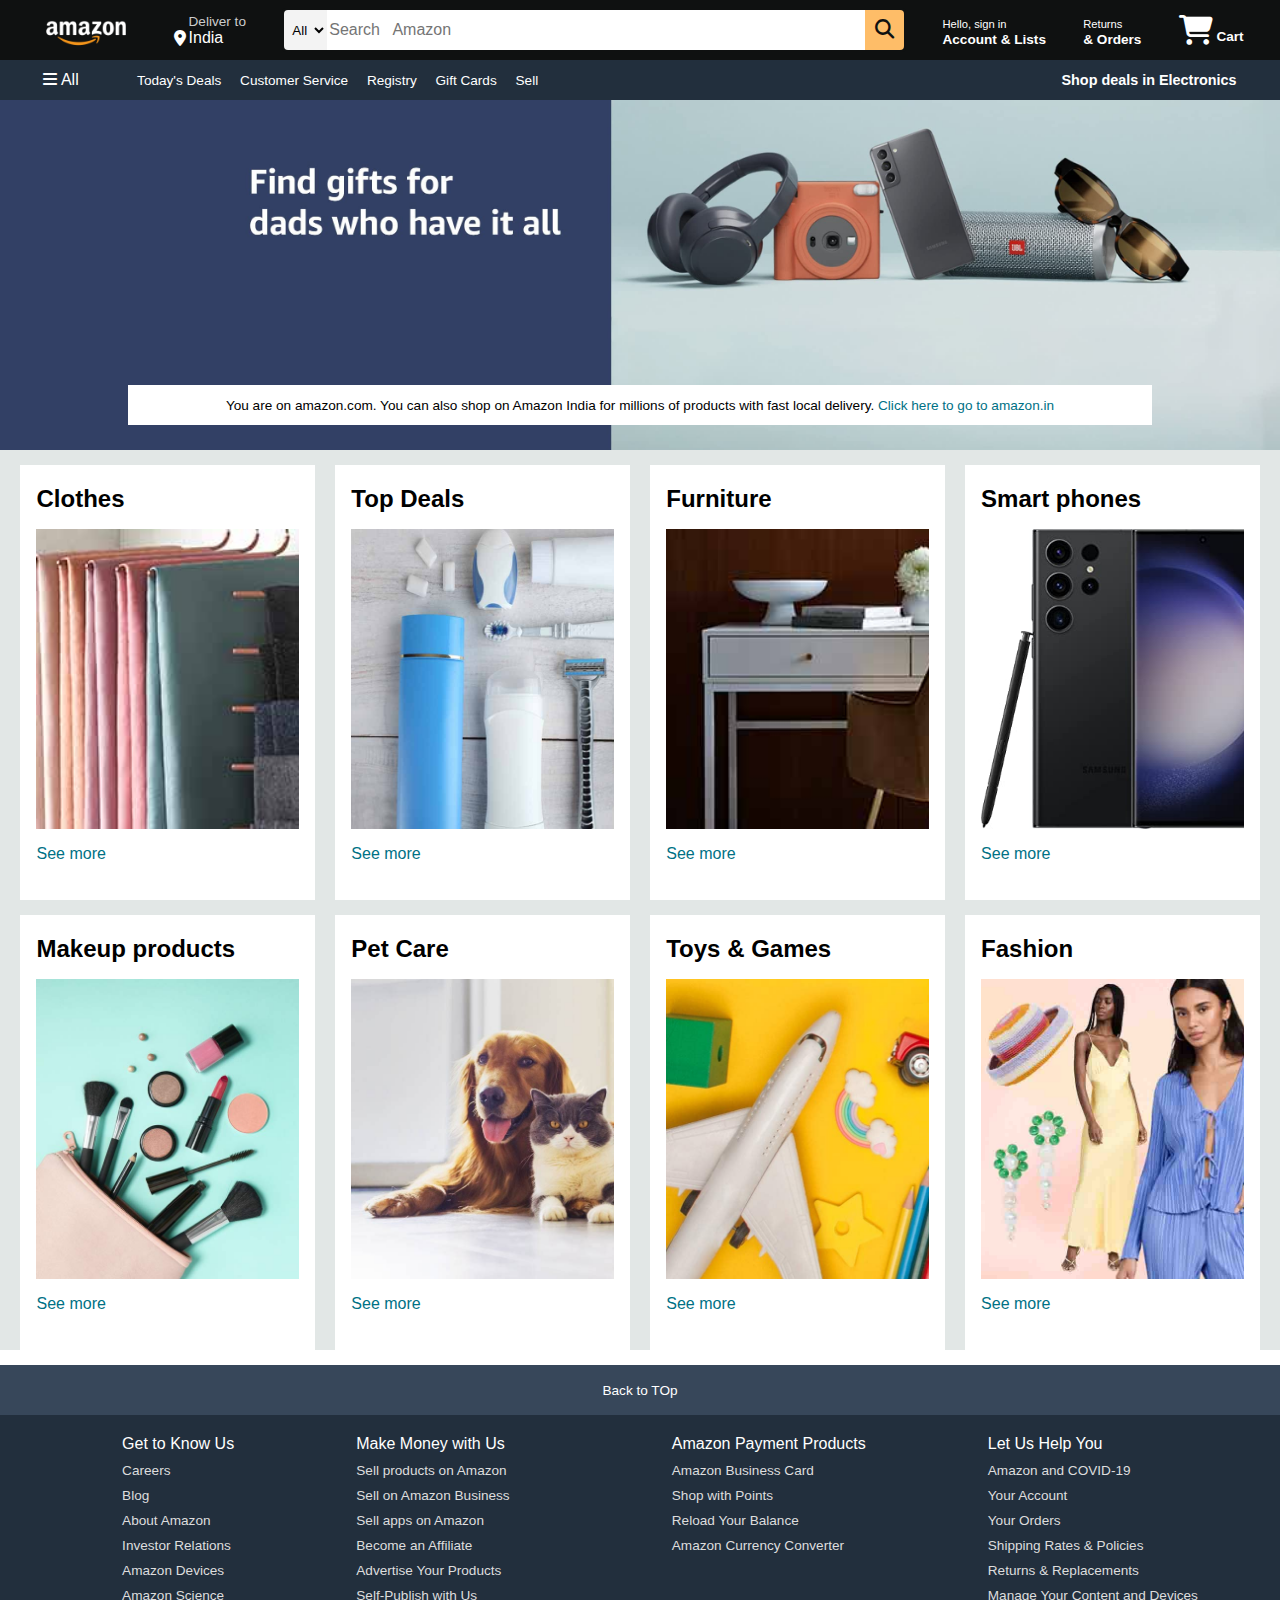
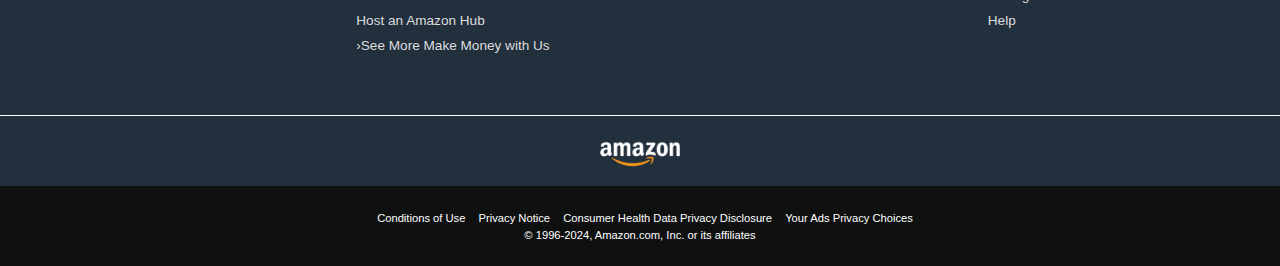
<file: Amazon clone/index.html>
<!DOCTYPE html>
<html lang="en">
  <head>
    <meta charset="UTF-8" />
    <meta name="viewport" content="width=device-width, initial-scale=1.0" />
    <title>Amazon</title>
    <link
      rel="stylesheet"
      href="https://cdnjs.cloudflare.com/ajax/libs/font-awesome/6.7.2/css/all.min.css"
      integrity="sha512-Evv84Mr4kqVGRNSgIGL/F/aIDqQb7xQ2vcrdIwxfjThSH8CSR7PBEakCr51Ck+w+/U6swU2Im1vVX0SVk9ABhg=="
      crossorigin="anonymous"
      referrerpolicy="no-referrer"
    />
    <link rel="stylesheet" href="style.css" />
  </head>
  <body>
    <header>
      <div class="navbar">
        <div class="nav-logo border">
          <div class="logo"></div>
        </div>

        <div class="nav-address border">
          <p class="add-first">Deliver to</p>
          <div class="add-icon">
            <i class="fa-solid fa-location-dot"></i>
            <p class="add-second">India</p>
          </div>
        </div>

        <div class="nav-search">
          <select class="search-select">
            <option>All</option>
          </select>
          <input class="search-input" placeholder="Search   Amazon" />
          <div class="search-icon">
            <i class="fa-solid fa-magnifying-glass"></i>
          </div>
        </div>

        <div class="nav-signin border">
          <p><span>Hello, sign in</span></p>
          <p class="nav-second">Account & Lists</p>
        </div>

        <div class="nav-return border">
          <p><span>Returns</span></p>
          <p class="nav-second">& Orders</p>
        </div>

        <div class="nav-cart border">
          <i class="fa-solid fa-cart-shopping"></i>
          Cart
        </div>
      </div>

      <div class="panel">
        <div class="panel-all">
          <i class="fa-solid fa-bars"></i>
          All
        </div>
        <div class="panel-ops">
          <p>Today's Deals</p>
          <p>Customer Service</p>
          <p>Registry</p>
          <p>Gift Cards</p>
          <p>Sell</p>
        </div>
        <div class="panel-deals">Shop deals in Electronics</div>
      </div>
    </header>

    <div class="hero-section">
      <div class="hero-msg">
        <p>
          You are on amazon.com. You can also shop on Amazon India for millions
          of products with fast local delivery.
          <a href="amazon.in">Click here to go to amazon.in</a>
        </p>
      </div>
    </div>

    <div class="shop-section">
      <div class="box">
        <div class="box-content">
          <h2>Clothes</h2>
          <div
            class="box-img"
            style="background-image: url('box1_image.jpg')"
          ></div>
          <p>See more</p>
        </div>
      </div>

      <div class="box">
        <div class="box-content">
          <h2>Top Deals</h2>
          <div
            class="box-img"
            style="background-image: url('box2_image.jpg')"
          ></div>
          <p>See more</p>
        </div>
      </div>

      <div class="box">
        <div class="box-content">
          <h2>Furniture</h2>
          <div
            class="box-img"
            style="background-image: url('box3_image.jpg')"
          ></div>
          <p>See more</p>
        </div>
      </div>

      <div class="box">
        <div class="box-content">
          <h2>Smart phones</h2>
          <div
            class="box-img"
            style="background-image: url('box4_image.jpg')"
          ></div>
          <p>See more</p>
        </div>
      </div>

      <div class="box">
        <div class="box-content">
          <h2>Makeup products</h2>
          <div
            class="box-img"
            style="background-image: url('box5_image.jpg')"
          ></div>
          <p>See more</p>
        </div>
      </div>

      <div class="box">
        <div class="box-content">
          <h2>Pet Care</h2>
          <div
            class="box-img"
            style="background-image: url('box6_image.jpg')"
          ></div>
          <p>See more</p>
        </div>
      </div>

      <div class="box">
        <div class="box-content">
          <h2>Toys & Games</h2>
          <div
            class="box-img"
            style="background-image: url('box7_image.jpg')"
          ></div>
          <p>See more</p>
        </div>
      </div>

      <div class="box">
        <div class="box-content">
          <h2>Fashion</h2>
          <div
            class="box-img"
            style="background-image: url('box8_image.jpg')"
          ></div>
          <p>See more</p>
        </div>
      </div>
    </div>

    <footer>
      <div class="foot-panel1">Back to TOp</div>
      <div class="foot-panel2">
        <ul>
          <p>Get to Know Us</p>
          <a>Careers</a>
          <a>Blog</a>
          <a>About Amazon</a>
          <a>Investor Relations</a>
          <a>Amazon Devices</a>
          <a>Amazon Science</a>
        </ul>

        <ul>
          <p>Make Money with Us</p>
          <a>Sell products on Amazon</a>
          <a>Sell on Amazon Business</a>
          <a>Sell apps on Amazon</a>
          <a>Become an Affiliate</a>
          <a>Advertise Your Products</a>
          <a>Self-Publish with Us</a>
          <a>Host an Amazon Hub</a>
          <a>›See More Make Money with Us</a>
        </ul>

        <ul>
          <p>Amazon Payment Products</p>
          <a>Amazon Business Card</a>
          <a>Shop with Points</a>
          <a>Reload Your Balance</a>
          <a>Amazon Currency Converter</a>
        </ul>

        <ul>
          <p>Let Us Help You</p>
          <a>Amazon and COVID-19</a>
          <a>Your Account</a>
          <a>Your Orders</a>
          <a>Shipping Rates & Policies</a>
          <a>Returns & Replacements</a>
          <a>Manage Your Content and Devices</a>
          <a>Help</a>
        </ul>
      </div>

      <div class="foot-panel3">
        <div class="logo"></div>
      </div>
      <div class="foot-panel4">
        <div class="pages">
          <a>Conditions of Use</a>
          <a>Privacy Notice</a>
          <a>Consumer Health Data Privacy Disclosure</a>
          <a>Your Ads Privacy Choices</a>
        </div>
        <div class="copyright">
          <a>© 1996-2024, Amazon.com, Inc. or its affiliates</a>
        </div>
      </div>
    </footer>
  </body>
</html>
</file>
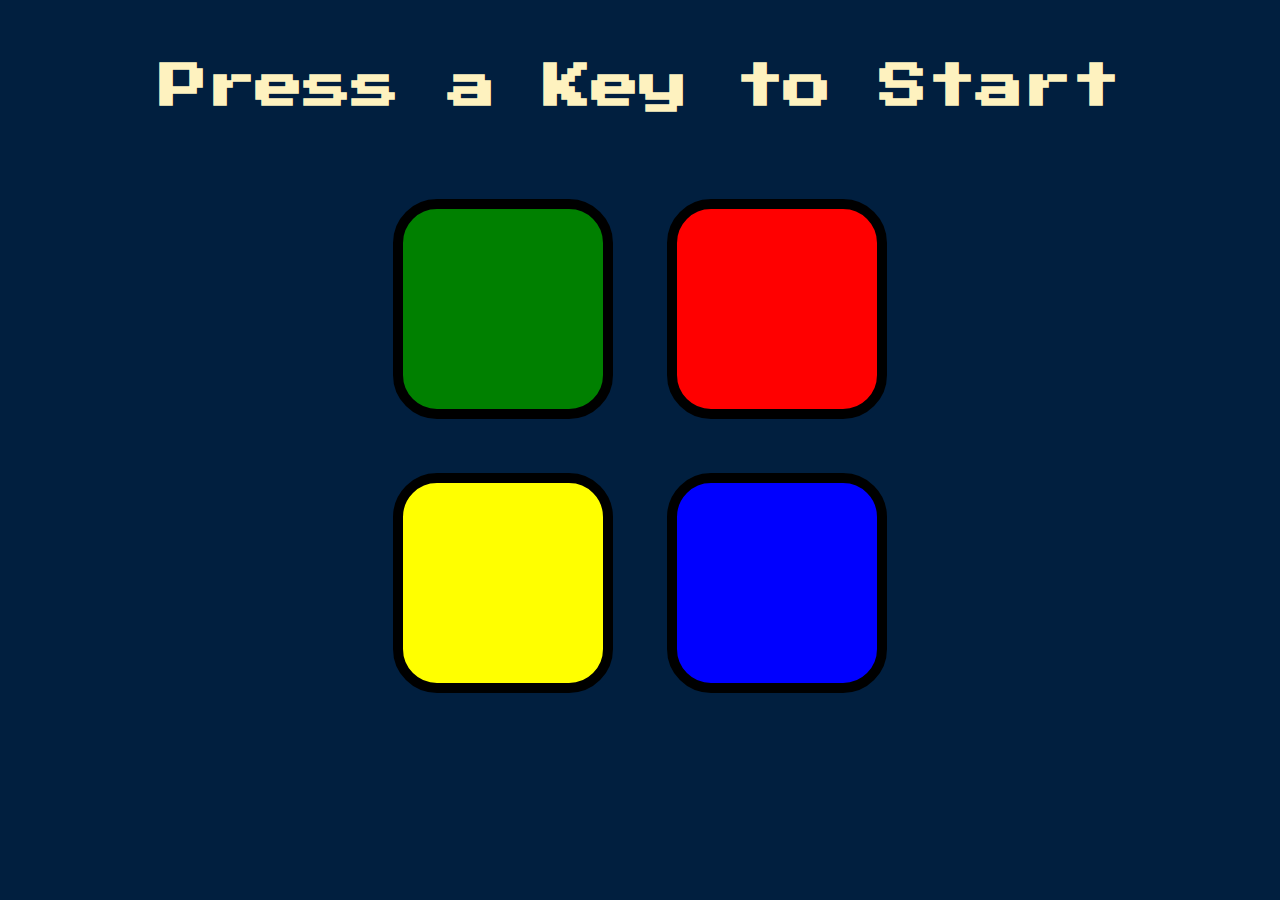
<file: Simon Game/index.html>
<!DOCTYPE html>
<html lang="en" dir="ltr">
  <head>
    <meta charset="utf-8" />
    <title>Simon</title>
    <link rel="stylesheet" href="styles.css" />
    <link
      href="https://fonts.googleapis.com/css?family=Press+Start+2P"
      rel="stylesheet"
    />
  </head>

  <body>
    <h1 id="level-title">Press a Key to Start</h1>
    <div class="container">
      <div class="row">
        <div type="button" id="green" class="btn green"></div>
        <div type="button" id="red" class="btn red"></div>
      </div>

      <div class="row">
        <div type="button" id="yellow" class="btn yellow"></div>
        <div type="button" id="blue" class="btn blue"></div>
      </div>
    </div>

    <script src="https://ajax.googleapis.com/ajax/libs/jquery/3.3.1/jquery.min.js"></script>
    <script src="game.js" charset="utf-8"></script>
  </body>
</html>
</file>
<file: Amazon clone/style.css>
* {
  margin: 0;
  font-family: Arial;
}
.navbar {
  height: 60px;
  background-color: #0f1111;
  color: white;
  display: flex;
  justify-content: space-evenly;
  align-items: center;
}
.nav-logo {
  height: 50px;
  width: 100px;
}
.logo {
  background-image: url(amazon_logo.png);
  height: 50px;
  background-size: cover;
  width: 100%;
}
.border {
  border: 1.5px solid transparent;
}
.border:hover {
  border: 1.5px solid white;
}

/** box 2 **/
.add-first {
  color: #cccccc;
  font-size: 0.85rem;
  margin-left: 15px;
}
.add-second {
  font-size: 1rem;
  margin-left: 3px;
}
.add-icon {
  display: flex;
  align-items: center;
}

/* box-3 */
.nav-search {
  display: flex;
  justify-content: space-evenly;
  width: 620px;
  height: 40px;
  border-radius: 4px;
  border: 2px solid #0f1111;
}
.search-select {
  background-color: #f3f3f3;
  width: 50px;
  text-align: center;
  border-top-left-radius: 4px;
  border-bottom-left-radius: 4px;
  border: none;
}
.search-input {
  width: 100%;
  font-size: 1rem;
  border: none;
}
.search-icon {
  width: 45px;
  display: flex;
  justify-content: center;
  align-items: center;
  font-size: 1.2rem;
  background-color: #febd68;
  border-top-right-radius: 4px;
  border-bottom-right-radius: 4px;
  color: #0f1111;
}

.nav-search:hover {
  border: 2px solid orange;
  border-radius: 6px;
}
/* box-4 */
span {
  font-size: 0.7rem;
}

.nav-second {
  font-size: 0.85rem;
  font-weight: 700;
}

/* box-6 */

.nav-cart i {
  font-size: 30px;
}
.nav-cart {
  font-size: 0.85rem;
  font-weight: 700;
}

/** panel **/

.panel {
  height: 40px;
  background-color: #222f3d;
  color: white;
  display: flex;
  align-items: center;
  justify-content: space-evenly;
}
.panel-ops P {
  display: inline;
  margin-left: 15px;
}
.panel-ops {
  width: 70%;
  font-size: 0.85rem;
}
.panel-deals {
  font-size: 0.9rem;
  font-weight: 700;
}
/** Hero Section **/

.hero-section {
  background-image: url(hero_image.jpg);
  background-size: cover;
  height: 350px;
  display: flex;
  justify-content: center;
  align-items: flex-end;
}
.hero-msg {
  background-color: white;
  color: black;
  height: 40px;
  display: flex;
  align-items: center;
  justify-content: center;
  font-size: 0.85rem;
  width: 80%;
  margin-bottom: 25px;
}
.hero-msg a {
  color: #007185;
  text-decoration: none;
}

/** Shop Section **/

.shop-section {
  display: flex;
  flex-wrap: wrap;
  justify-content: space-evenly;
  background-color: #e2e7e6;
}
.box {
  height: 400px;
  /* border: 2px solid black; */
  width: 23%;
  background-color: white;
  padding: 20px 0px 15px;
  margin-top: 15px;
}
.box-img {
  height: 300px;
  background-size: cover;
  margin-top: 1rem;
  margin-bottom: 1rem;
}

.box-content {
  margin-left: 1rem;
  margin-right: 1rem;
}
.box-content p {
  color: #007185;
}

/** footer section **/
footer {
  margin-top: 15px;
}
.foot-panel1 {
  background-color: #37475a;
  color: white;
  height: 50px;
  display: flex;
  justify-content: center;
  align-items: center;
  font-size: 0.85rem;
}
.foot-panel2 {
  background-color: #222f3d;
  color: white;
  height: 300px;
  display: flex;
  justify-content: space-evenly;
}

ul {
  margin-top: 20px;
}
ul a {
  display: block;
  font-size: 0.85rem;
  margin-top: 10px;
  color: #dddddd;
}
.foot-panel3 {
  background-color: #222f3d;
  color: white;
  border-top: 0.5px solid white;
  height: 70px;
  display: flex;
  justify-content: center;
  align-items: center;
}

.foot-panel3 .logo {
  background-image: url(amazon_logo.png);
  height: 50px;
  background-size: cover;
  width: 100px;
}

.foot-panel4 {
  background-color: #0f1111;
  color: white;
  display: flex;
  justify-content: center;
  align-items: center;
  flex-direction: column;
  font-size: 0.7rem;
  height: 80px;
  gap: 5px;
}

.pages a {
  padding-left: 10px;
}
</file>
<file: Simon Game/styles.css>
body {
  text-align: center;
  background-color: #011F3F;
}

#level-title {
  font-family: 'Press Start 2P', cursive;
  font-size: 3rem;
  margin:  5%;
  color: #FEF2BF;
}

.container {
  display: block;
  width: 50%;
  margin: auto;

}

.btn {
  margin: 25px;
  display: inline-block;
  height: 200px;
  width: 200px;
  border: 10px solid black;
  border-radius: 20%;
}

.game-over {
  background-color: red;
  opacity: 0.8;
}

.red {
  background-color: red;
}

.green {
  background-color: green;
}

.blue {
  background-color: blue;
}

.yellow {
  background-color: yellow;
}

.pressed {
  box-shadow: 0 0 20px white;
  background-color: grey;
}
</file>
